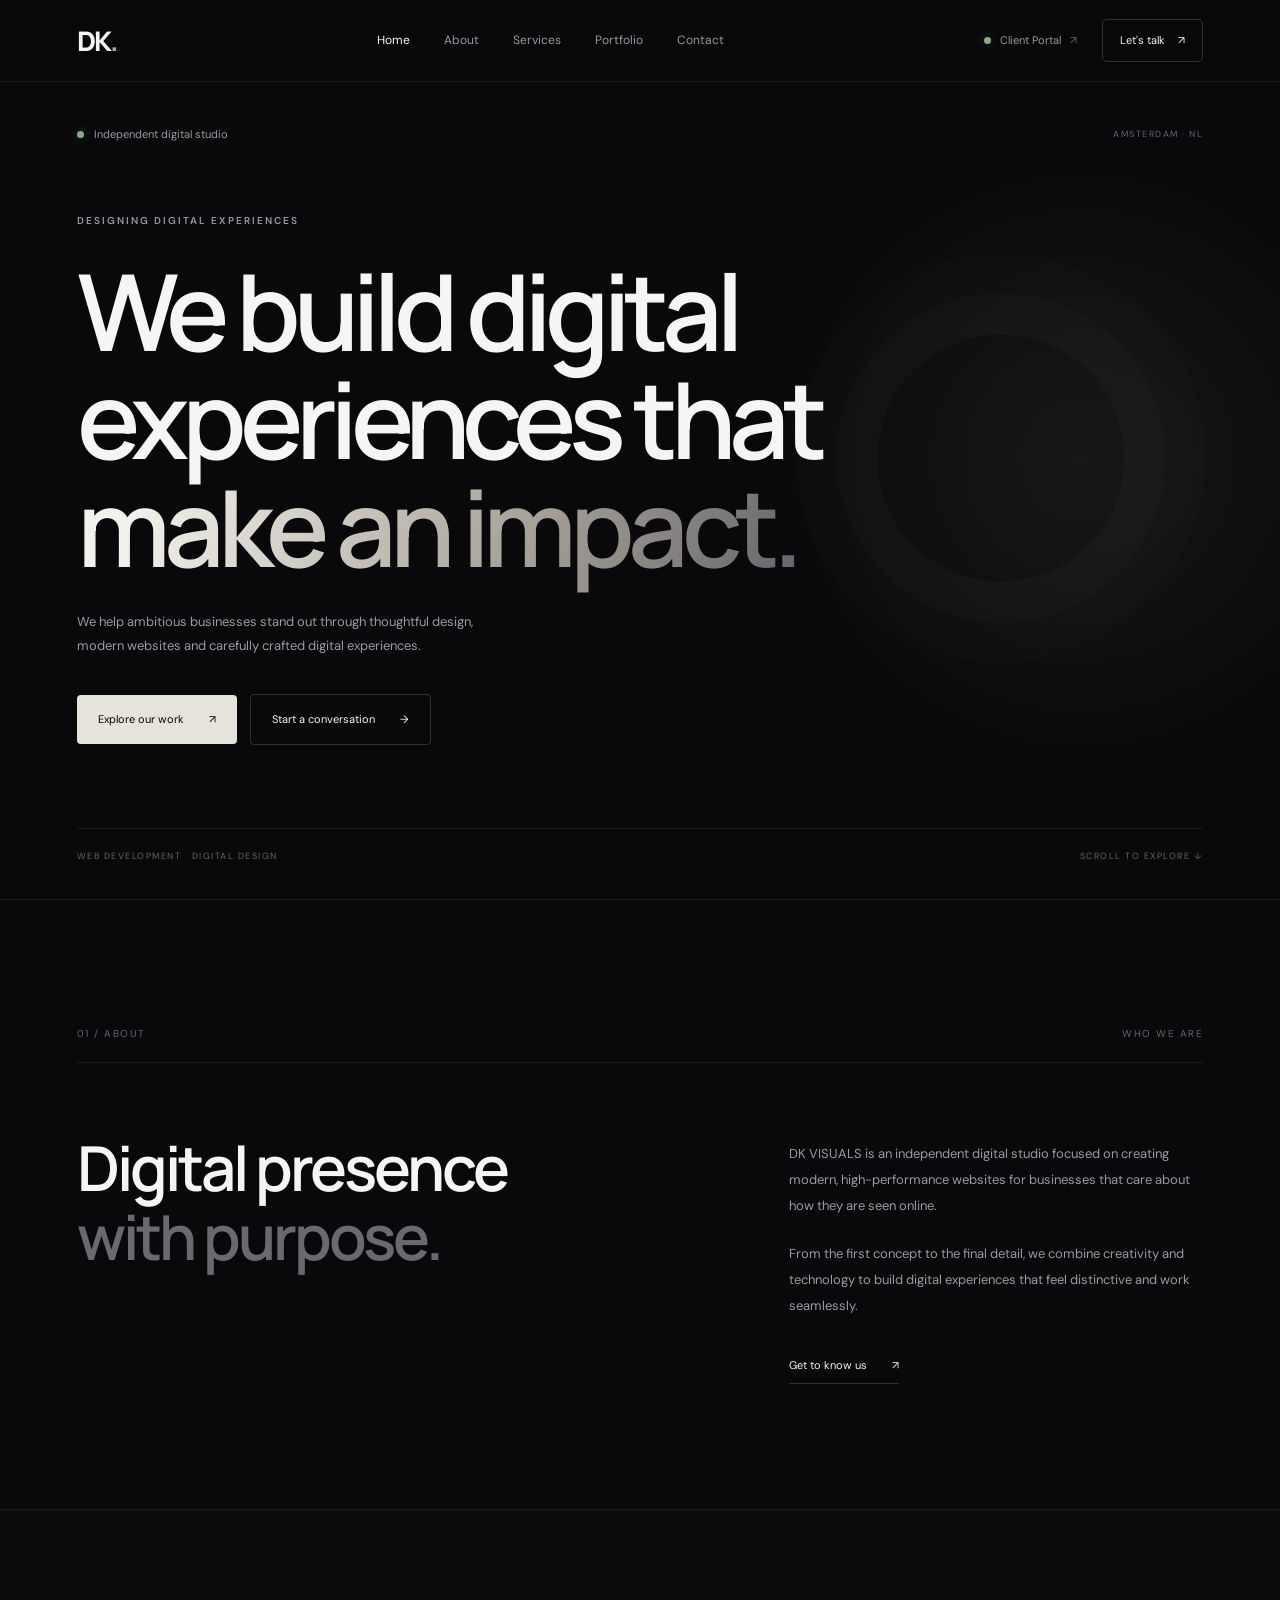
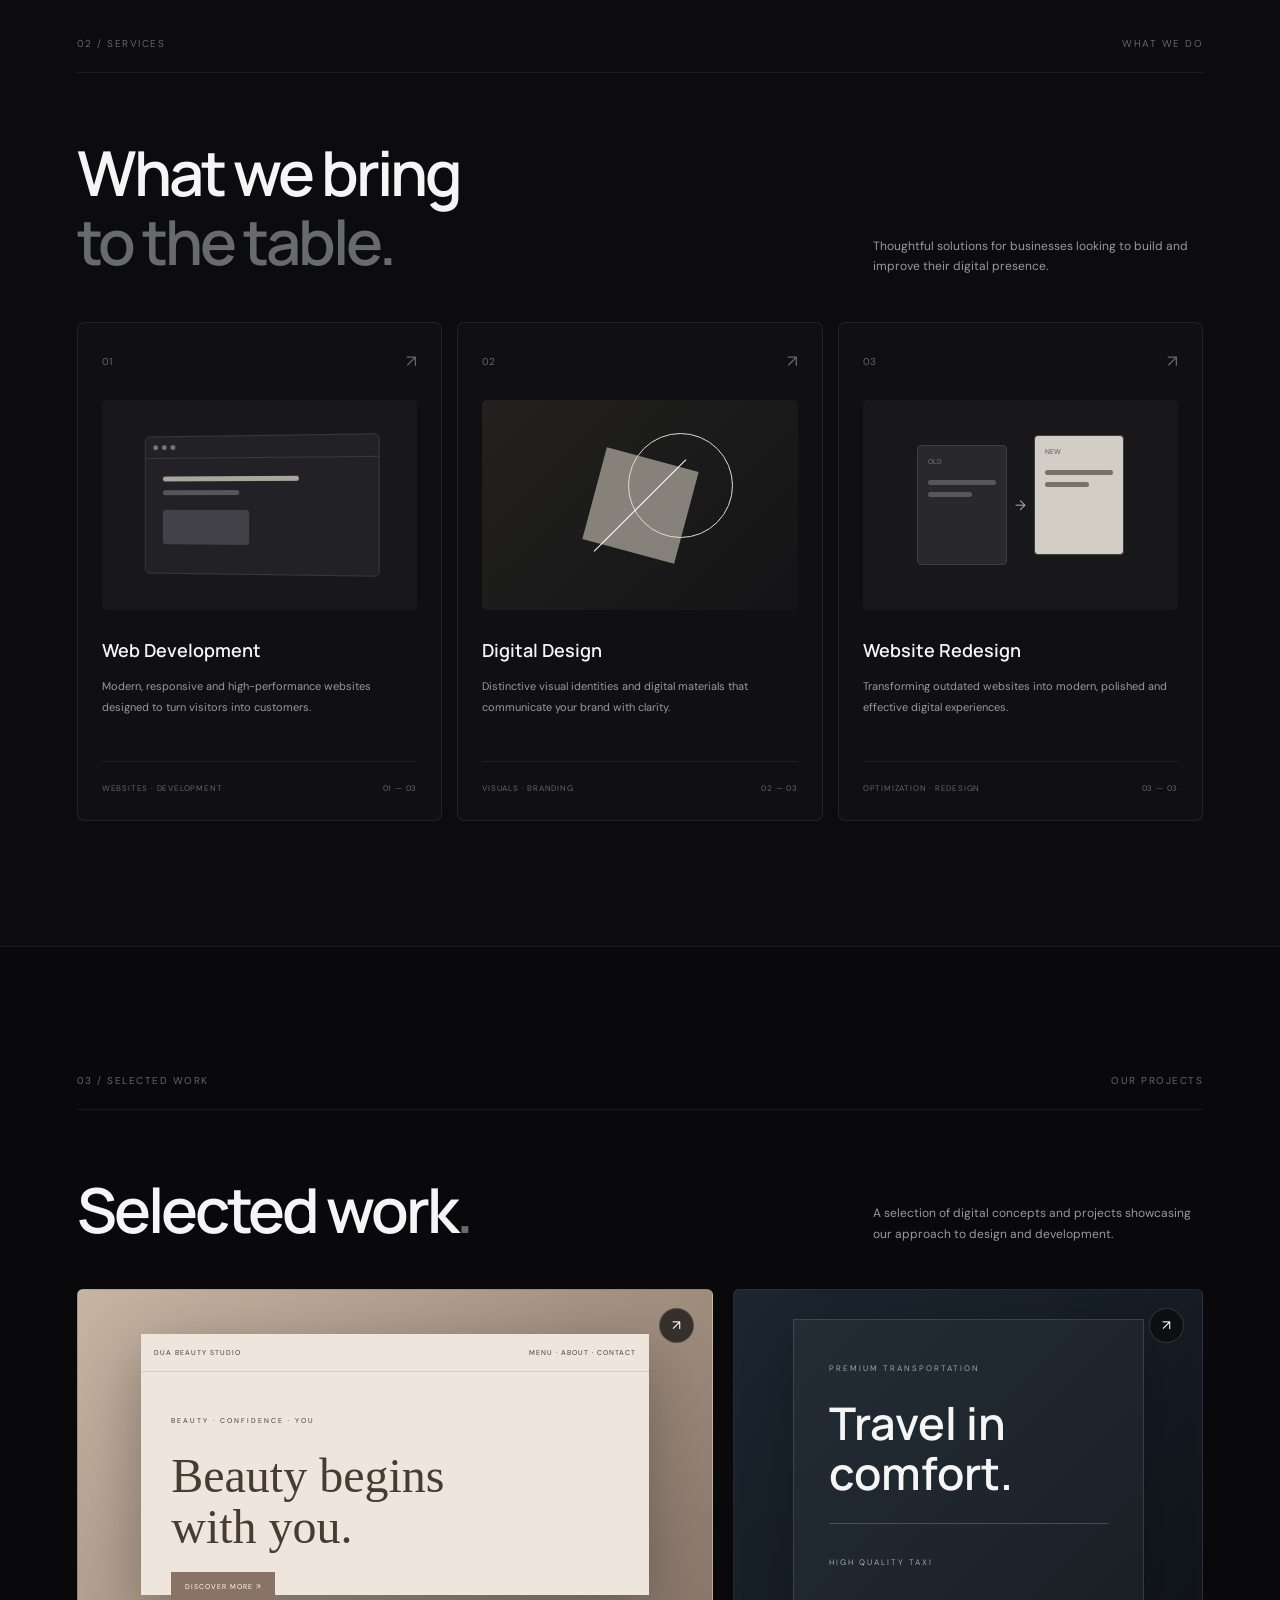
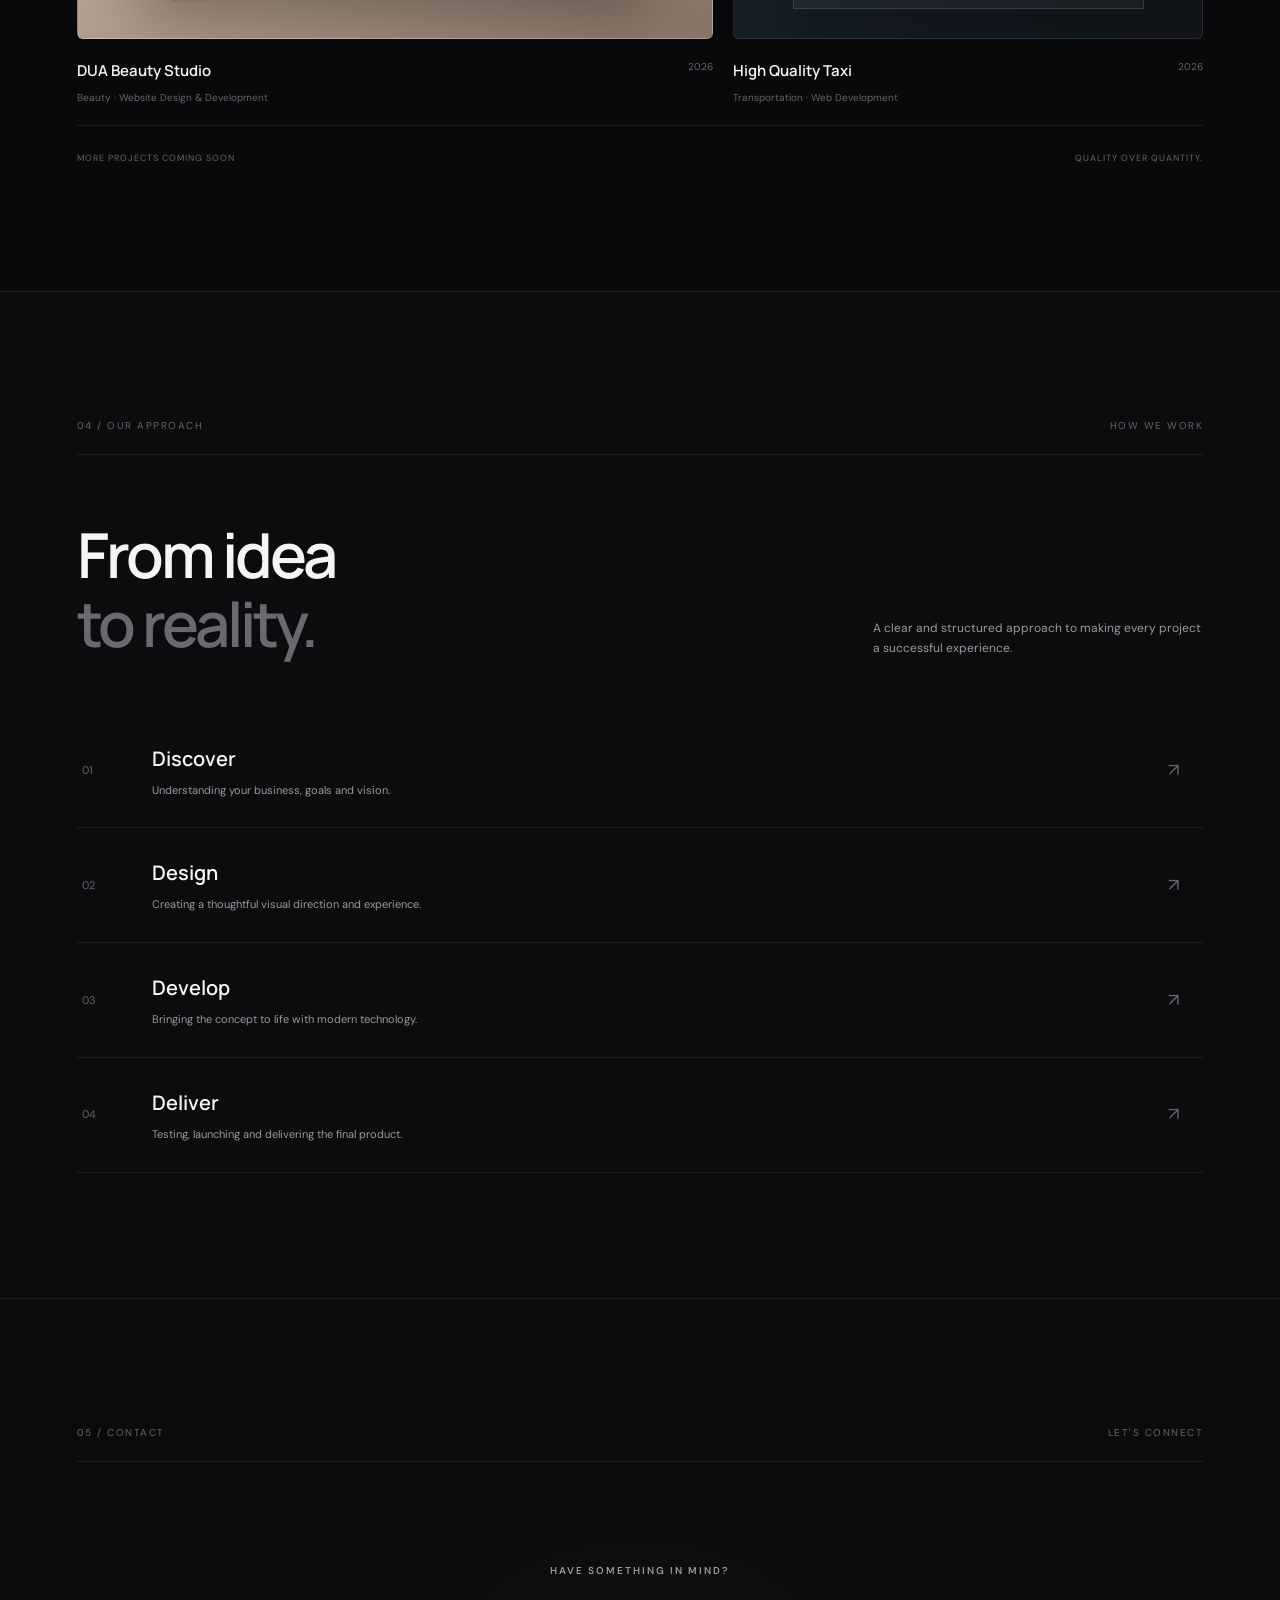
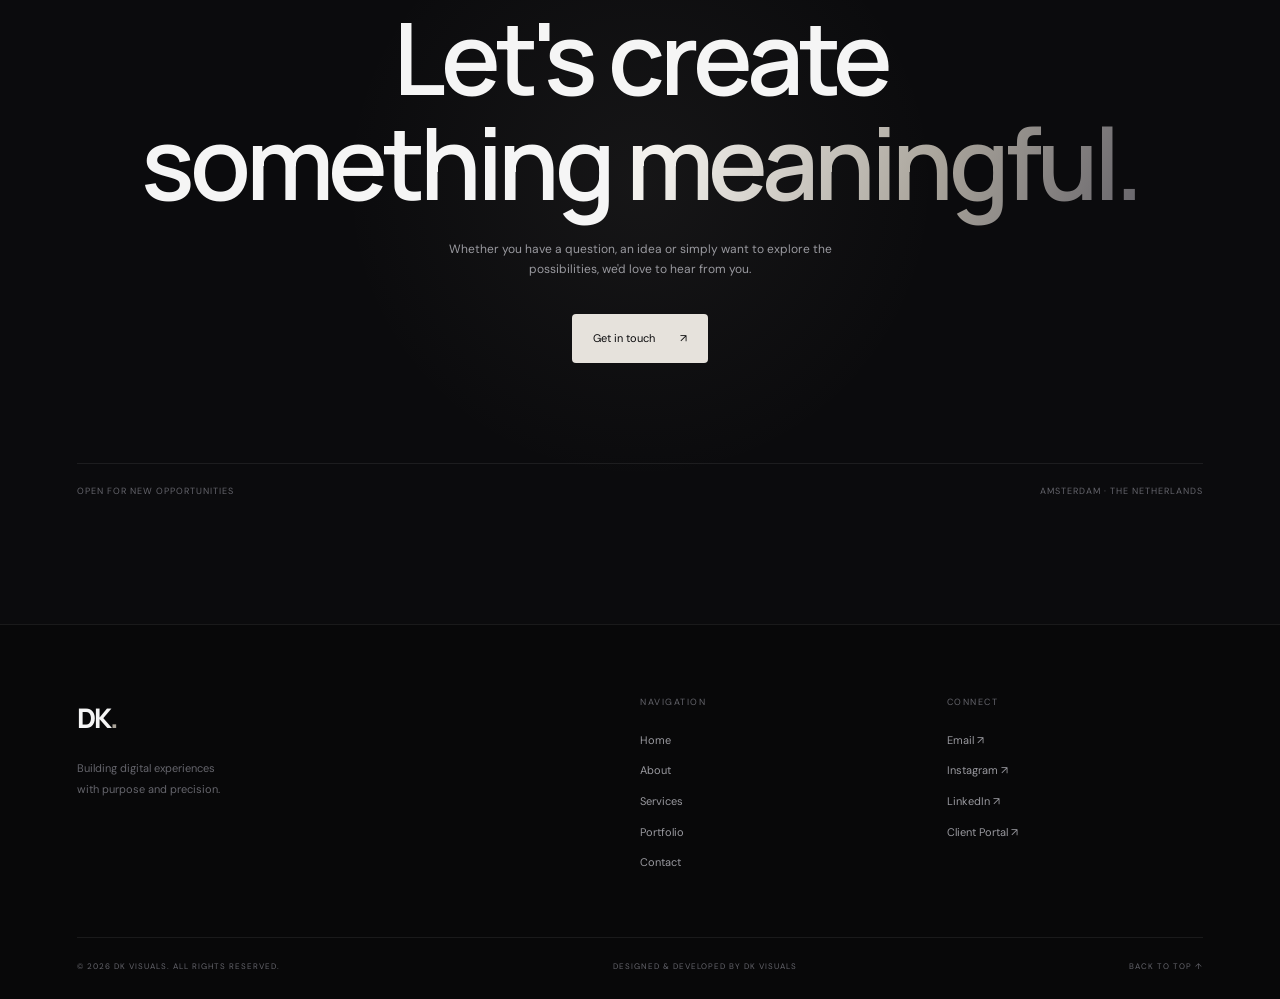
<file: index.html>
<!DOCTYPE html>
<html lang="en">
<head>
    <meta charset="UTF-8">
    <meta name="viewport" content="width=device-width, initial-scale=1.0">
    <meta name="theme-color" content="#09090b">

    <title>DK VISUALS — Digital Experiences</title>
    <meta name="description" content="DK VISUALS creates modern websites and digital experiences for ambitious businesses.">

    <link rel="preconnect" href="https://fonts.googleapis.com">
    <link rel="preconnect" href="https://fonts.gstatic.com" crossorigin>
    <link href="https://fonts.googleapis.com/css2?family=DM+Sans:wght@400;500;600;700&family=Manrope:wght@400;500;600;700;800&display=swap" rel="stylesheet">

    <link rel="stylesheet" href="style.css">
</head>

<body>

<!-- NAVIGATION -->
<header class="navbar">
    <a href="#home" class="logo">
        DK<span>.</span>
    </a>

    <nav class="nav-links">
        <a href="#home" class="active">Home</a>
        <a href="#about">About</a>
        <a href="#services">Services</a>
        <a href="#portfolio">Portfolio</a>
        <a href="#contact">Contact</a>
    </nav>

    <div class="nav-actions">
        <a href="clientportal.html" class="portal-link">
            <span class="status-dot"></span>
            Client Portal
            <span class="arrow">↗</span>
        </a>

        <a href="#contact" class="nav-cta">Let's talk <span>↗</span></a>
    </div>

    <button class="menu-toggle" aria-label="Open menu">
        <span></span>
        <span></span>
    </button>
</header>


<main>

<!-- HERO -->
<section class="hero" id="home">

    <div class="hero-top">
        <div class="availability">
            <span class="status-dot"></span>
            Independent digital studio
        </div>

        <span class="hero-location">AMSTERDAM · NL</span>
    </div>

    <div class="hero-content">

        <p class="eyebrow">DESIGNING DIGITAL EXPERIENCES</p>

        <h1>
            We build digital<br>
            experiences that<br>
            <span class="gradient-text">make an impact.</span>
        </h1>

        <p class="hero-description">
            We help ambitious businesses stand out through thoughtful
            design, modern websites and carefully crafted digital experiences.
        </p>

        <div class="hero-buttons">
            <a href="#portfolio" class="button-primary">
                Explore our work <span>↗</span>
            </a>

            <a href="#contact" class="button-secondary">
                Start a conversation <span>→</span>
            </a>
        </div>

    </div>

    <div class="hero-bottom">
        <span>WEB DEVELOPMENT · DIGITAL DESIGN</span>
        <span>SCROLL TO EXPLORE ↓</span>
    </div>

    <div class="hero-decoration"></div>

</section>


<!-- INTRO -->
<section class="intro section-padding" id="about">

    <div class="section-label">
        <span>01 / ABOUT</span>
        <span>WHO WE ARE</span>
    </div>

    <div class="intro-grid">

        <h2>
            Digital presence<br>
            <span class="muted">with purpose.</span>
        </h2>

        <div class="intro-content">
            <p>
                DK VISUALS is an independent digital studio focused on
                creating modern, high-performance websites for businesses
                that care about how they are seen online.
            </p>

            <p>
                From the first concept to the final detail, we combine
                creativity and technology to build digital experiences
                that feel distinctive and work seamlessly.
            </p>

            <a href="#contact" class="text-link">
                Get to know us <span>↗</span>
            </a>
        </div>

    </div>

</section>


<!-- SERVICES -->
<section class="services section-padding" id="services">

    <div class="section-label">
        <span>02 / SERVICES</span>
        <span>WHAT WE DO</span>
    </div>

    <div class="section-heading">
        <div>
            <h2>What we bring<br><span class="muted">to the table.</span></h2>
        </div>

        <p>
            Thoughtful solutions for businesses looking
            to build and improve their digital presence.
        </p>
    </div>

    <div class="services-grid">

        <article class="service-card">
            <div class="card-top">
                <span class="service-number">01</span>
                <span class="card-icon">↗</span>
            </div>

            <div class="service-visual visual-web">
                <div class="browser-window">
                    <div class="browser-bar">
                        <span></span><span></span><span></span>
                    </div>
                    <div class="browser-content">
                        <div class="visual-line"></div>
                        <div class="visual-line short"></div>
                        <div class="visual-block"></div>
                    </div>
                </div>
            </div>

            <h3>Web Development</h3>
            <p>
                Modern, responsive and high-performance websites
                designed to turn visitors into customers.
            </p>

            <div class="card-footer">
                <span>WEBSITES · DEVELOPMENT</span>
                <span>01 — 03</span>
            </div>
        </article>


        <article class="service-card">
            <div class="card-top">
                <span class="service-number">02</span>
                <span class="card-icon">↗</span>
            </div>

            <div class="service-visual visual-design">
                <div class="design-square"></div>
                <div class="design-circle"></div>
                <div class="design-line"></div>
            </div>

            <h3>Digital Design</h3>
            <p>
                Distinctive visual identities and digital materials
                that communicate your brand with clarity.
            </p>

            <div class="card-footer">
                <span>VISUALS · BRANDING</span>
                <span>02 — 03</span>
            </div>
        </article>


        <article class="service-card">
            <div class="card-top">
                <span class="service-number">03</span>
                <span class="card-icon">↗</span>
            </div>

            <div class="service-visual visual-redesign">
                <div class="redesign-card old">
                    <span>OLD</span>
                    <div></div><div></div>
                </div>

                <span class="redesign-arrow">→</span>

                <div class="redesign-card new">
                    <span>NEW</span>
                    <div></div><div></div>
                </div>
            </div>

            <h3>Website Redesign</h3>
            <p>
                Transforming outdated websites into modern,
                polished and effective digital experiences.
            </p>

            <div class="card-footer">
                <span>OPTIMIZATION · REDESIGN</span>
                <span>03 — 03</span>
            </div>
        </article>

    </div>

</section>


<!-- PORTFOLIO -->
<section class="portfolio section-padding" id="portfolio">

    <div class="section-label">
        <span>03 / SELECTED WORK</span>
        <span>OUR PROJECTS</span>
    </div>

    <div class="section-heading">
        <h2>Selected work<span class="muted">.</span></h2>

        <p>
            A selection of digital concepts and projects
            showcasing our approach to design and development.
        </p>
    </div>

    <div class="portfolio-grid">

        <article class="project-card project-large">

            <a href="#" class="project-image project-dua">
                <div class="project-browser">
                    <div class="project-browser-top">
                        <span>DUA BEAUTY STUDIO</span>
                        <span>MENU · ABOUT · CONTACT</span>
                    </div>

                    <div class="dua-preview">
                        <span>BEAUTY · CONFIDENCE · YOU</span>
                        <h3>Beauty begins<br>with you.</h3>
                        <span class="preview-button">DISCOVER MORE ↗</span>
                    </div>
                </div>
                <span class="project-open">↗</span>
            </a>

            <div class="project-info">
                <div>
                    <h3>DUA Beauty Studio</h3>
                    <p>Beauty · Website Design & Development</p>
                </div>
                <span class="project-year">2026</span>
            </div>

        </article>


        <article class="project-card">

            <a href="#" class="project-image project-taxi">
                <div class="taxi-preview">
                    <span>PREMIUM TRANSPORTATION</span>
                    <h3>Travel in<br>comfort.</h3>
                    <div class="taxi-line"></div>
                    <span>HIGH QUALITY TAXI</span>
                </div>
                <span class="project-open">↗</span>
            </a>

            <div class="project-info">
                <div>
                    <h3>High Quality Taxi</h3>
                    <p>Transportation · Web Development</p>
                </div>
                <span class="project-year">2026</span>
            </div>

        </article>

    </div>

    <div class="portfolio-bottom">
        <span>MORE PROJECTS COMING SOON</span>
        <span>QUALITY OVER QUANTITY.</span>
    </div>

</section>


<!-- PROCESS -->
<section class="process section-padding" id="process">

    <div class="section-label">
        <span>04 / OUR APPROACH</span>
        <span>HOW WE WORK</span>
    </div>

    <div class="section-heading">
        <h2>From idea<br><span class="muted">to reality.</span></h2>

        <p>
            A clear and structured approach to making
            every project a successful experience.
        </p>
    </div>

    <div class="process-list">

        <div class="process-item">
            <span class="process-number">01</span>
            <div>
                <h3>Discover</h3>
                <p>Understanding your business, goals and vision.</p>
            </div>
            <span class="process-symbol">↗</span>
        </div>

        <div class="process-item">
            <span class="process-number">02</span>
            <div>
                <h3>Design</h3>
                <p>Creating a thoughtful visual direction and experience.</p>
            </div>
            <span class="process-symbol">↗</span>
        </div>

        <div class="process-item">
            <span class="process-number">03</span>
            <div>
                <h3>Develop</h3>
                <p>Bringing the concept to life with modern technology.</p>
            </div>
            <span class="process-symbol">↗</span>
        </div>

        <div class="process-item">
            <span class="process-number">04</span>
            <div>
                <h3>Deliver</h3>
                <p>Testing, launching and delivering the final product.</p>
            </div>
            <span class="process-symbol">↗</span>
        </div>

    </div>

</section>


<!-- CONTACT -->
<section class="contact section-padding" id="contact">

    <div class="section-label">
        <span>05 / CONTACT</span>
        <span>LET'S CONNECT</span>
    </div>

    <div class="contact-content">

        <p class="eyebrow">HAVE SOMETHING IN MIND?</p>

        <h2>
            Let's create<br>
            something <span class="gradient-text">meaningful.</span>
        </h2>

        <p>
            Whether you have a question, an idea or simply want
            to explore the possibilities, we'd love to hear from you.
        </p>

        <a href="mailto:devranhasankurt@gmail.com" class="button-primary">
            Get in touch <span>↗</span>
        </a>

    </div>

    <div class="contact-bottom">
        <span>OPEN FOR NEW OPPORTUNITIES</span>
        <span>AMSTERDAM · THE NETHERLANDS</span>
    </div>

</section>

</main>


<!-- FOOTER -->
<footer class="footer">

    <div class="footer-top">

        <div class="footer-brand">
            <a href="#home" class="logo">DK<span>.</span></a>

            <p>
                Building digital experiences<br>
                with purpose and precision.
            </p>
        </div>

        <div class="footer-column">
            <span class="footer-heading">NAVIGATION</span>
            <a href="#home">Home</a>
            <a href="#about">About</a>
            <a href="#services">Services</a>
            <a href="#portfolio">Portfolio</a>
            <a href="#contact">Contact</a>
        </div>

        <div class="footer-column">
            <span class="footer-heading">CONNECT</span>
            <a href="mailto:devranhasankurt@gmail.com">Email ↗</a>
            <a href="https://instagram.com/dkvisuals.nl" target="_blank">Instagram ↗</a>
            <a href="https://linkedin.com/in/devrankurt" target="_blank">LinkedIn ↗</a>
            <a href="clientportal.html">Client Portal ↗</a>
        </div>

    </div>

    <div class="footer-bottom">
        <span>© 2026 DK VISUALS. ALL RIGHTS RESERVED.</span>
        <span>DESIGNED & DEVELOPED BY DK VISUALS</span>
        <a href="#home">BACK TO TOP ↑</a>
    </div>

</footer>


<script>
    // Mobile navigation
    const menuToggle = document.querySelector('.menu-toggle');
    const navLinks = document.querySelector('.nav-links');

    menuToggle.addEventListener('click', () => {
        navLinks.classList.toggle('open');
        menuToggle.classList.toggle('active');
    });

    document.querySelectorAll('.nav-links a').forEach(link => {
        link.addEventListener('click', () => {
            navLinks.classList.remove('open');
            menuToggle.classList.remove('active');
        });
    });

    // Active navigation
    const sections = document.querySelectorAll('main section[id]');
    const navigationLinks = document.querySelectorAll('.nav-links a');

    window.addEventListener('scroll', () => {
        let current = '';

        sections.forEach(section => {
            if (window.scrollY >= section.offsetTop - 180) {
                current = section.getAttribute('id');
            }
        });

        navigationLinks.forEach(link => {
            link.classList.toggle(
                'active',
                link.getAttribute('href') === '#' + current
            );
        });
    });
</script>

</body>
</html>
</file>
<file: style.css>
/* ========================================
   DK VISUALS — MAIN STYLESHEET
   Dark Premium Digital Studio
======================================== */

:root {
    --bg: #09090b;
    --surface: #101012;
    --surface-light: #151518;
    --surface-hover: #1a1a1e;

    --border: rgba(255, 255, 255, 0.075);
    --border-hover: rgba(255, 255, 255, 0.16);

    --text: #f5f5f5;
    --text-secondary: #99999f;
    --text-muted: #65656c;

    --accent: #d5d0c7;

    --font-main: 'DM Sans', sans-serif;
    --font-heading: 'Manrope', sans-serif;

    --container: 1240px;
    --transition: 0.3s ease;
}


/* RESET */

* {
    margin: 0;
    padding: 0;
    box-sizing: border-box;
}

html {
    scroll-behavior: smooth;
    scroll-padding-top: 100px;
}

body {
    background: var(--bg);
    color: var(--text);
    font-family: var(--font-main);
    font-size: 14px;
    line-height: 1.7;
    overflow-x: hidden;
}

a {
    color: inherit;
    text-decoration: none;
}

button {
    font: inherit;
}

::selection {
    background: #d5d0c7;
    color: #09090b;
}


/* ========================================
   NAVIGATION
======================================== */

.navbar {
    position: fixed;
    top: 0;
    left: 0;
    width: 100%;
    height: 82px;
    padding: 0 6%;
    display: flex;
    align-items: center;
    justify-content: space-between;
    z-index: 1000;

    background: rgba(9, 9, 11, 0.85);
    backdrop-filter: blur(20px);
    -webkit-backdrop-filter: blur(20px);

    border-bottom: 1px solid var(--border);
}

.logo {
    font-family: var(--font-heading);
    font-size: 27px;
    font-weight: 800;
    letter-spacing: -2px;
}

.logo span {
    color: #aaa49a;
}

.nav-links {
    display: flex;
    align-items: center;
    gap: 34px;
}

.nav-links a {
    color: var(--text-secondary);
    font-size: 12px;
    transition: var(--transition);
}

.nav-links a:hover,
.nav-links a.active {
    color: var(--text);
}

.nav-actions {
    display: flex;
    align-items: center;
    gap: 25px;
}

.portal-link {
    display: flex;
    align-items: center;
    gap: 9px;
    font-size: 11px;
    color: var(--text-secondary);
    transition: var(--transition);
}

.portal-link:hover {
    color: white;
}

.status-dot {
    width: 7px;
    height: 7px;
    border-radius: 50%;
    background: #8da88b;
    box-shadow: 0 0 10px rgba(141, 168, 139, 0.35);
    flex-shrink: 0;
}

.arrow {
    color: var(--text-muted);
}

.nav-cta {
    padding: 11px 17px;
    border: 1px solid var(--border-hover);
    border-radius: 5px;
    font-size: 11px;
    transition: var(--transition);
}

.nav-cta span {
    margin-left: 10px;
}

.nav-cta:hover {
    background: white;
    color: #09090b;
}

.menu-toggle {
    display: none;
    background: none;
    border: none;
    cursor: pointer;
}


/* ========================================
   GLOBAL
======================================== */

.section-padding {
    padding: 125px max(6%, calc((100% - var(--container)) / 2));
}

.section-label {
    display: flex;
    justify-content: space-between;
    align-items: center;
    padding-bottom: 20px;
    border-bottom: 1px solid var(--border);

    color: var(--text-muted);
    font-size: 10px;
    letter-spacing: 1.5px;
}

.eyebrow {
    color: var(--text-secondary);
    font-size: 10px;
    letter-spacing: 2px;
    font-weight: 600;
}

.muted {
    color: #696970;
}

.gradient-text {
    background: linear-gradient(
        110deg,
        #f3f1ed 10%,
        #a9a49b 60%,
        #66646a 100%
    );

    -webkit-background-clip: text;
    background-clip: text;
    -webkit-text-fill-color: transparent;
}

.section-heading {
    display: flex;
    justify-content: space-between;
    align-items: flex-end;
    gap: 40px;
    margin: 65px 0 45px;
}

.section-heading h2,
.intro h2 {
    font-family: var(--font-heading);
    font-size: clamp(36px, 5vw, 62px);
    line-height: 1.12;
    letter-spacing: -3px;
    font-weight: 600;
}

.section-heading > p {
    max-width: 330px;
    color: var(--text-secondary);
    font-size: 12px;
}


/* BUTTONS */

.button-primary,
.button-secondary {
    display: inline-flex;
    align-items: center;
    justify-content: center;
    gap: 25px;
    padding: 15px 21px;
    font-size: 11px;
    border-radius: 4px;
    transition: var(--transition);
}

.button-primary {
    background: #e6e2dc;
    color: #09090b;
}

.button-primary:hover {
    background: white;
    transform: translateY(-3px);
}

.button-secondary {
    border: 1px solid var(--border-hover);
    color: var(--text);
}

.button-secondary:hover {
    background: var(--surface-hover);
    border-color: rgba(255,255,255,0.3);
}


/* ========================================
   HERO
======================================== */

.hero {
    min-height: 850px;
    height: 100vh;
    max-height: 1050px;
    padding: 125px 6% 35px;

    position: relative;
    display: flex;
    flex-direction: column;
    justify-content: space-between;

    overflow: hidden;
    border-bottom: 1px solid var(--border);
}

.hero::before {
    content: "";
    position: absolute;
    width: 650px;
    height: 650px;
    top: 15%;
    right: -10%;
    background: radial-gradient(
        circle,
        rgba(170, 164, 155, 0.09),
        transparent 70%
    );
    pointer-events: none;
}

.hero-top,
.hero-bottom {
    display: flex;
    justify-content: space-between;
    align-items: center;
    position: relative;
    z-index: 2;
}

.availability {
    display: flex;
    align-items: center;
    gap: 10px;
    color: var(--text-secondary);
    font-size: 11px;
}

.hero-location,
.hero-bottom {
    font-size: 9px;
    letter-spacing: 1.5px;
    color: var(--text-muted);
}

.hero-content {
    position: relative;
    z-index: 2;
    margin-top: -15px;
    animation: fadeUp 1s ease both;
}

.hero-content h1 {
    margin: 28px 0;
    font-family: var(--font-heading);
    font-size: clamp(55px, 8.3vw, 112px);
    font-weight: 600;
    letter-spacing: -7px;
    line-height: 1.02;
}

.hero-description {
    max-width: 440px;
    margin-bottom: 35px;
    color: var(--text-secondary);
    font-size: 13px;
    line-height: 1.9;
}

.hero-buttons {
    display: flex;
    align-items: center;
    gap: 13px;
}

.hero-decoration {
    position: absolute;
    right: 12%;
    top: 37%;
    width: 250px;
    height: 250px;
    border: 1px solid rgba(255,255,255,0.04);
    border-radius: 50%;
    box-shadow:
        0 0 0 40px rgba(255,255,255,0.012),
        0 0 0 80px rgba(255,255,255,0.009);
    pointer-events: none;
}

.hero-bottom {
    border-top: 1px solid var(--border);
    padding-top: 20px;
}


/* ========================================
   ABOUT / INTRO
======================================== */

.intro-grid {
    display: grid;
    grid-template-columns: 1.2fr 0.8fr;
    gap: 90px;
    align-items: start;
    padding-top: 70px;
}

.intro-content {
    padding-top: 8px;
}

.intro-content p {
    margin-bottom: 22px;
    color: var(--text-secondary);
    font-size: 13px;
    line-height: 2;
}

.text-link {
    display: inline-flex;
    gap: 25px;
    align-items: center;
    margin-top: 15px;
    padding-bottom: 8px;
    border-bottom: 1px solid var(--border-hover);
    font-size: 11px;
    transition: var(--transition);
}

.text-link:hover {
    gap: 35px;
    color: #c7c1b7;
}


/* ========================================
   SERVICES
======================================== */

.services {
    background: #0c0c0e;
    border-top: 1px solid var(--border);
    border-bottom: 1px solid var(--border);
}

.services-grid {
    display: grid;
    grid-template-columns: repeat(3, 1fr);
    gap: 15px;
}

.service-card {
    min-width: 0;
    padding: 24px;
    background: var(--surface);
    border: 1px solid var(--border);
    border-radius: 7px;
    transition: var(--transition);
}

.service-card:hover {
    border-color: var(--border-hover);
    transform: translateY(-5px);
    background: var(--surface-light);
}

.card-top {
    display: flex;
    justify-content: space-between;
    align-items: center;
}

.service-number {
    color: var(--text-muted);
    font-size: 10px;
}

.card-icon {
    color: var(--text-muted);
    font-size: 17px;
}

.service-visual {
    height: 210px;
    margin: 25px 0;
    border-radius: 5px;
    background: #18181b;
    display: flex;
    align-items: center;
    justify-content: center;
    position: relative;
    overflow: hidden;
}

/* Web preview */

.browser-window {
    width: 75%;
    height: 140px;
    background: #222226;
    border: 1px solid #37373b;
    border-radius: 5px;
    overflow: hidden;
    transform: perspective(700px) rotateY(-8deg);
}

.browser-bar {
    display: flex;
    gap: 4px;
    padding: 8px;
    border-bottom: 1px solid #38383d;
}

.browser-bar span {
    width: 5px;
    height: 5px;
    background: #777;
    border-radius: 50%;
}

.browser-content {
    padding: 18px;
}

.visual-line {
    width: 70%;
    height: 5px;
    background: #aaa69e;
    border-radius: 5px;
    margin-bottom: 9px;
}

.visual-line.short {
    width: 40%;
    background: #55555a;
}

.visual-block {
    margin-top: 15px;
    width: 45%;
    height: 35px;
    background: #414147;
    border-radius: 3px;
}

/* Design preview */

.visual-design {
    background: linear-gradient(135deg, #22211f, #141416);
}

.design-square {
    position: absolute;
    width: 95px;
    height: 95px;
    background: #aaa49a;
    transform: rotate(15deg);
    opacity: 0.75;
}

.design-circle {
    position: absolute;
    width: 105px;
    height: 105px;
    border: 1px solid #dedbd5;
    border-radius: 50%;
    transform: translate(40px, -20px);
}

.design-line {
    position: absolute;
    width: 130px;
    height: 1px;
    background: white;
    transform: rotate(-45deg);
}

/* Redesign preview */

.visual-redesign {
    gap: 8px;
}

.redesign-card {
    width: 90px;
    height: 120px;
    padding: 10px;
    background: #29292d;
    border: 1px solid #3d3d42;
    border-radius: 4px;
}

.redesign-card span {
    display: block;
    margin-bottom: 12px;
    color: #777;
    font-size: 7px;
}

.redesign-card div {
    height: 5px;
    background: #56565b;
    margin-bottom: 7px;
    border-radius: 3px;
}

.redesign-card div:last-child {
    width: 65%;
}

.redesign-card.new {
    background: #d3cec5;
    transform: translateY(-10px);
}

.redesign-card.new span {
    color: #555;
}

.redesign-card.new div {
    background: #77716a;
}

.redesign-arrow {
    color: #aaa49a;
}

.service-card h3 {
    font-family: var(--font-heading);
    font-size: 18px;
    font-weight: 600;
    margin-bottom: 10px;
}

.service-card > p {
    min-height: 65px;
    color: var(--text-secondary);
    font-size: 11px;
    line-height: 1.9;
}

.card-footer {
    display: flex;
    justify-content: space-between;
    gap: 8px;
    padding-top: 20px;
    margin-top: 20px;
    border-top: 1px solid var(--border);
    color: var(--text-muted);
    font-size: 8px;
    letter-spacing: 0.8px;
}


/* ========================================
   PORTFOLIO
======================================== */

.portfolio-grid {
    display: grid;
    grid-template-columns: 1.15fr 0.85fr;
    gap: 20px;
}

.project-card {
    min-width: 0;
}

.project-image {
    display: flex;
    align-items: center;
    justify-content: center;
    height: 350px;
    border: 1px solid var(--border);
    border-radius: 6px;
    position: relative;
    overflow: hidden;
    transition: var(--transition);
}

.project-image:hover {
    border-color: var(--border-hover);
}

.project-dua {
    background: linear-gradient(135deg, #c7b5a3, #877568);
}

.project-taxi {
    background: linear-gradient(135deg, #1b2631, #101419);
}

.project-browser {
    width: 80%;
    height: 75%;
    background: #eee5dc;
    color: #473b32;
    box-shadow: 0 20px 60px rgba(0,0,0,0.3);
    transition: var(--transition);
}

.project-image:hover .project-browser {
    transform: translateY(-7px);
}

.project-browser-top {
    display: flex;
    justify-content: space-between;
    padding: 13px;
    border-bottom: 1px solid rgba(0,0,0,0.1);
    font-size: 7px;
    letter-spacing: 1px;
}

.dua-preview {
    padding: 35px 30px;
}

.dua-preview > span:first-child {
    font-size: 7px;
    letter-spacing: 2px;
}

.dua-preview h3 {
    margin: 20px 0;
    font-family: Georgia, serif;
    font-size: clamp(25px, 4vw, 48px);
    line-height: 1.05;
    font-weight: 400;
}

.preview-button {
    display: inline-block;
    padding: 9px 14px;
    background: #887365;
    color: white;
    font-size: 7px;
    letter-spacing: 1px;
}

.taxi-preview {
    width: 75%;
    padding: 35px;
    background: rgba(255,255,255,0.04);
    border: 1px solid rgba(255,255,255,0.12);
    box-shadow: 0 20px 50px rgba(0,0,0,0.2);
}

.taxi-preview > span {
    font-size: 8px;
    letter-spacing: 2px;
    color: #9ca7b1;
}

.taxi-preview h3 {
    margin: 20px 0;
    font-family: var(--font-heading);
    font-size: clamp(28px, 4vw, 45px);
    line-height: 1.1;
    font-weight: 600;
}

.taxi-line {
    width: 100%;
    height: 1px;
    margin: 25px 0;
    background: rgba(255,255,255,0.2);
}

.project-open {
    position: absolute;
    right: 18px;
    top: 18px;
    width: 35px;
    height: 35px;
    display: grid;
    place-items: center;
    background: rgba(10,10,10,0.7);
    border: 1px solid rgba(255,255,255,0.15);
    border-radius: 50%;
    color: white;
    transition: var(--transition);
}

.project-image:hover .project-open {
    background: white;
    color: #09090b;
}

.project-info {
    display: flex;
    justify-content: space-between;
    align-items: flex-start;
    padding: 19px 0;
}

.project-info h3 {
    font-family: var(--font-heading);
    font-size: 15px;
    font-weight: 600;
}

.project-info p {
    color: var(--text-muted);
    font-size: 10px;
    margin-top: 5px;
}

.project-year {
    color: var(--text-muted);
    font-size: 10px;
}

.portfolio-bottom {
    display: flex;
    justify-content: space-between;
    padding-top: 25px;
    border-top: 1px solid var(--border);
    color: var(--text-muted);
    font-size: 9px;
    letter-spacing: 1px;
}


/* ========================================
   PROCESS
======================================== */

.process {
    background: #0c0c0e;
    border-top: 1px solid var(--border);
    border-bottom: 1px solid var(--border);
}

.process-list {
    margin-top: 55px;
}

.process-item {
    display: grid;
    grid-template-columns: 70px 1fr 30px;
    align-items: center;
    padding: 28px 5px;
    border-bottom: 1px solid var(--border);
    transition: var(--transition);
}

.process-item:hover {
    padding-left: 15px;
}

.process-number {
    color: var(--text-muted);
    font-size: 11px;
}

.process-item h3 {
    font-family: var(--font-heading);
    font-size: 20px;
    font-weight: 600;
}

.process-item p {
    margin-top: 5px;
    color: var(--text-secondary);
    font-size: 11px;
}

.process-symbol {
    color: var(--text-muted);
    font-size: 18px;
    transition: var(--transition);
}

.process-item:hover .process-symbol {
    color: white;
    transform: translate(3px, -3px);
}


/* ========================================
   CONTACT
======================================== */

.contact {
    position: relative;
    overflow: hidden;
    background: #0b0b0d;
}

.contact-content {
    position: relative;
    z-index: 2;
    padding: 100px 0;
    text-align: center;
}

.contact-content h2 {
    margin: 25px 0;
    font-family: var(--font-heading);
    font-size: clamp(48px, 8vw, 100px);
    font-weight: 600;
    line-height: 1.05;
    letter-spacing: -5px;
}

.contact-content > p:not(.eyebrow) {
    max-width: 430px;
    margin: 0 auto 30px;
    color: var(--text-secondary);
    font-size: 12px;
}

.contact-content .button-primary {
    margin-top: 5px;
}

.contact-bottom {
    display: flex;
    justify-content: space-between;
    border-top: 1px solid var(--border);
    padding-top: 20px;
    color: var(--text-muted);
    font-size: 9px;
    letter-spacing: 1px;
}

.contact::before {
    content: "";
    position: absolute;
    width: 600px;
    height: 600px;
    left: 50%;
    top: 20%;
    transform: translateX(-50%);
    background: radial-gradient(
        circle,
        rgba(180, 174, 164, 0.065),
        transparent 70%
    );
    pointer-events: none;
}


/* ========================================
   FOOTER
======================================== */

.footer {
    padding: 70px 6% 25px;
    background: #080809;
    border-top: 1px solid var(--border);
}

.footer-top {
    max-width: var(--container);
    margin: 0 auto;
    display: grid;
    grid-template-columns: 2fr 1fr 1fr;
    gap: 50px;
    padding-bottom: 65px;
}

.footer-brand p {
    margin-top: 17px;
    color: var(--text-muted);
    font-size: 11px;
    line-height: 1.9;
}

.footer-column {
    display: flex;
    flex-direction: column;
    align-items: flex-start;
    gap: 12px;
}

.footer-heading {
    margin-bottom: 8px;
    color: var(--text-muted);
    font-size: 9px;
    letter-spacing: 1.5px;
}

.footer-column a {
    color: var(--text-secondary);
    font-size: 11px;
    transition: var(--transition);
}

.footer-column a:hover {
    color: white;
    transform: translateX(3px);
}

.footer-bottom {
    max-width: var(--container);
    margin: 0 auto;
    padding-top: 22px;
    border-top: 1px solid var(--border);

    display: flex;
    justify-content: space-between;
    align-items: center;
    gap: 15px;

    color: var(--text-muted);
    font-size: 8px;
    letter-spacing: 1px;
}

.footer-bottom a {
    transition: var(--transition);
}

.footer-bottom a:hover {
    color: white;
}


/* ========================================
   ANIMATIONS
======================================== */

@keyframes fadeUp {
    from {
        opacity: 0;
        transform: translateY(25px);
    }

    to {
        opacity: 1;
        transform: translateY(0);
    }
}


/* ========================================
   RESPONSIVE — TABLET
======================================== */

@media (max-width: 1000px) {

    .navbar {
        padding: 0 4%;
    }

    .nav-links {
        gap: 18px;
    }

    .nav-actions {
        gap: 13px;
    }

    .hero-content h1 {
        letter-spacing: -5px;
    }

    .intro-grid {
        gap: 45px;
    }

    .services-grid {
        grid-template-columns: repeat(2, 1fr);
    }

    .service-card:last-child {
        grid-column: span 2;
    }

    .service-card:last-child .service-visual {
        height: 180px;
    }

    .section-padding {
        padding: 100px 5%;
    }

}


/* ========================================
   RESPONSIVE — MOBILE
======================================== */

@media (max-width: 700px) {

    .navbar {
        height: 70px;
        padding: 0 6%;
    }

    .nav-actions {
        display: none;
    }

    .menu-toggle {
        display: flex;
        flex-direction: column;
        gap: 6px;
        padding: 10px;
    }

    .menu-toggle span {
        width: 23px;
        height: 1px;
        background: white;
        transition: var(--transition);
    }

    .menu-toggle.active span:first-child {
        transform: translateY(3.5px) rotate(45deg);
    }

    .menu-toggle.active span:last-child {
        transform: translateY(-3.5px) rotate(-45deg);
    }

    .nav-links {
        position: absolute;
        top: 69px;
        left: 0;
        width: 100%;
        padding: 25px 6% 30px;

        display: flex;
        flex-direction: column;
        align-items: flex-start;
        gap: 22px;

        background: #0c0c0e;
        border-bottom: 1px solid var(--border);

        opacity: 0;
        visibility: hidden;
        transform: translateY(-10px);
        transition: var(--transition);
    }

    .nav-links.open {
        opacity: 1;
        visibility: visible;
        transform: translateY(0);
    }

    .nav-links a {
        font-size: 13px;
    }

    .hero {
        min-height: 750px;
        height: 92vh;
        padding: 105px 6% 25px;
    }

    .hero-content h1 {
        font-size: clamp(49px, 12vw, 75px);
        letter-spacing: -4px;
    }

    .hero-description {
        font-size: 12px;
        max-width: 340px;
    }

    .hero-decoration {
        right: -25%;
        top: 40%;
    }

    .hero-bottom {
        font-size: 7px;
        letter-spacing: 0.8px;
    }

    .section-padding {
        padding: 85px 6%;
    }

    .section-label {
        font-size: 8px;
    }

    .section-heading {
        flex-direction: column;
        align-items: flex-start;
        gap: 18px;
        margin: 45px 0 30px;
    }

    .section-heading h2,
    .intro h2 {
        font-size: 42px;
        letter-spacing: -2px;
    }

    .section-heading > p {
        font-size: 11px;
    }

    .intro-grid {
        grid-template-columns: 1fr;
        gap: 25px;
        padding-top: 45px;
    }

    .services-grid {
        grid-template-columns: 1fr;
        gap: 13px;
    }

    .service-card:last-child {
        grid-column: auto;
    }

    .service-visual {
        height: 190px;
    }

    .service-card > p {
        min-height: auto;
    }

    .portfolio-grid {
        grid-template-columns: 1fr;
        gap: 15px;
    }

    .project-image {
        height: 290px;
    }

    .project-browser {
        width: 85%;
    }

    .dua-preview {
        padding: 30px 20px;
    }

    .taxi-preview {
        width: 85%;
        padding: 25px;
    }

    .process-item {
        grid-template-columns: 40px 1fr 20px;
        padding: 23px 0;
    }

    .process-item h3 {
        font-size: 17px;
    }

    .process-item p {
        max-width: 260px;
        font-size: 10px;
    }

    .contact-content {
        padding: 75px 0;
    }

    .contact-content h2 {
        font-size: clamp(43px, 11vw, 65px);
        letter-spacing: -3px;
    }

    .contact-bottom {
        font-size: 7px;
        gap: 10px;
    }

    .footer {
        padding: 55px 6% 25px;
    }

    .footer-top {
        grid-template-columns: 1fr 1fr;
        gap: 40px 20px;
    }

    .footer-brand {
        grid-column: span 2;
    }

    .footer-bottom {
        flex-direction: column;
        align-items: flex-start;
        font-size: 7px;
    }

}


/* ========================================
   SMALL MOBILE
======================================== */

@media (max-width: 380px) {

    .hero-content h1 {
        font-size: 45px;
    }

    .hero-buttons {
        align-items: flex-start;
        flex-direction: column;
    }

    .button-primary,
    .button-secondary {
        width: 100%;
    }

    .section-heading h2,
    .intro h2 {
        font-size: 36px;
    }

}
</file>
